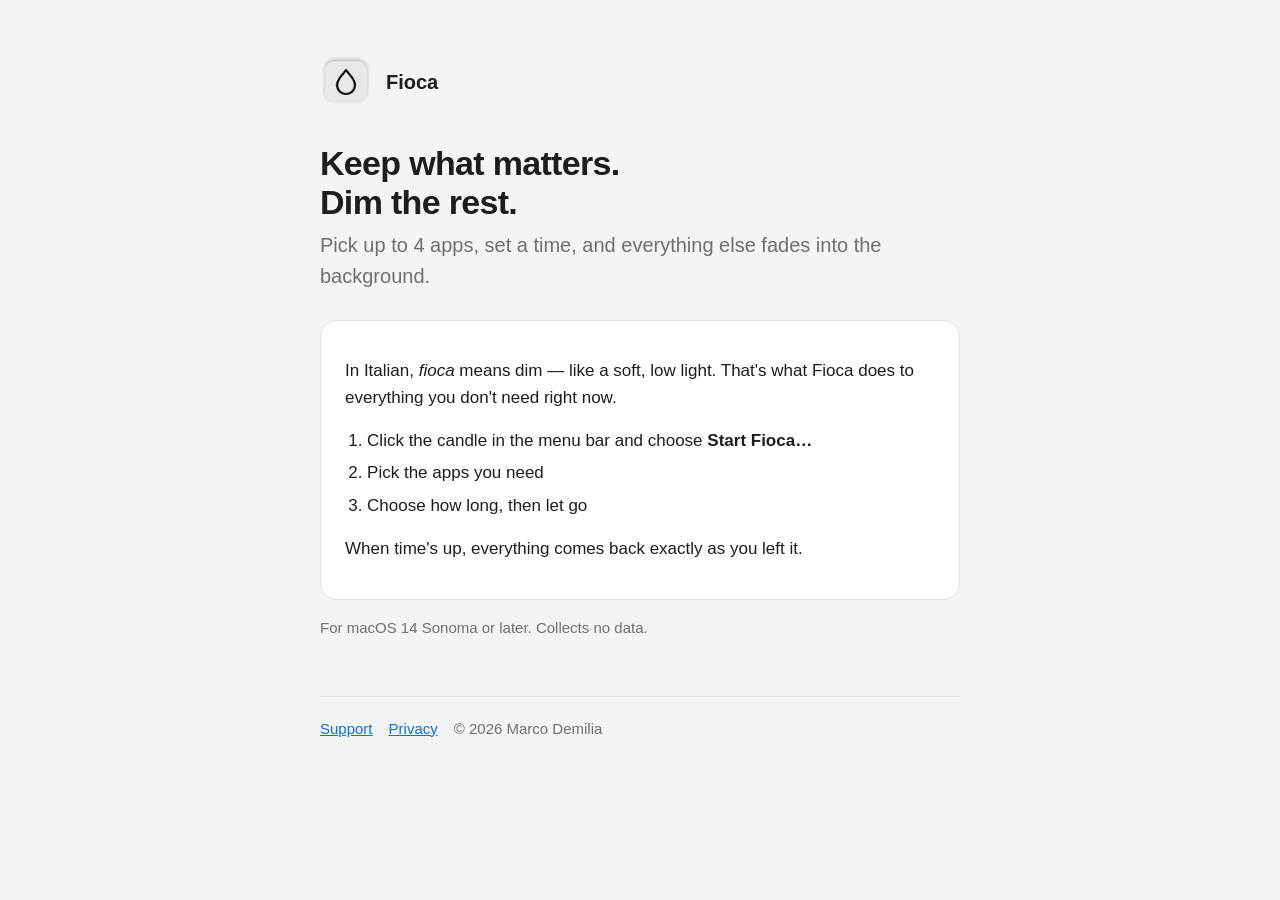
<file: index.html>
<!doctype html>
<html lang="en">
<head>
<meta charset="utf-8">
<meta name="viewport" content="width=device-width, initial-scale=1">
<title>Fioca — Focus for Mac</title>
<meta name="description" content="Keep what matters. Dim the rest. A calm focus app for Mac.">
<link rel="icon" href="icon.png">
<link rel="stylesheet" href="style.css">
</head>
<body>
<main>
  <header><img src="icon.png" alt=""><a href="./">Fioca</a></header>
  <h1>Keep what matters.<br>Dim the rest.</h1>
  <p class="lede">Pick up to 4 apps, set a time, and everything else fades into the background.</p>
  <div class="card">
    <p>In Italian, <em>fioca</em> means dim — like a soft, low light. That's what Fioca does to everything you don't need right now.</p>
    <ol>
      <li>Click the candle in the menu bar and choose <strong>Start Fioca…</strong></li>
      <li>Pick the apps you need</li>
      <li>Choose how long, then let go</li>
    </ol>
    <p>When time's up, everything comes back exactly as you left it.</p>
  </div>
  <p class="muted">For macOS 14 Sonoma or later. Collects no data.</p>
  <footer><a href="support/">Support</a><a href="privacy/">Privacy</a><span>© 2026 Marco Demilia</span></footer>
</main>
</body>
</html>
</file>
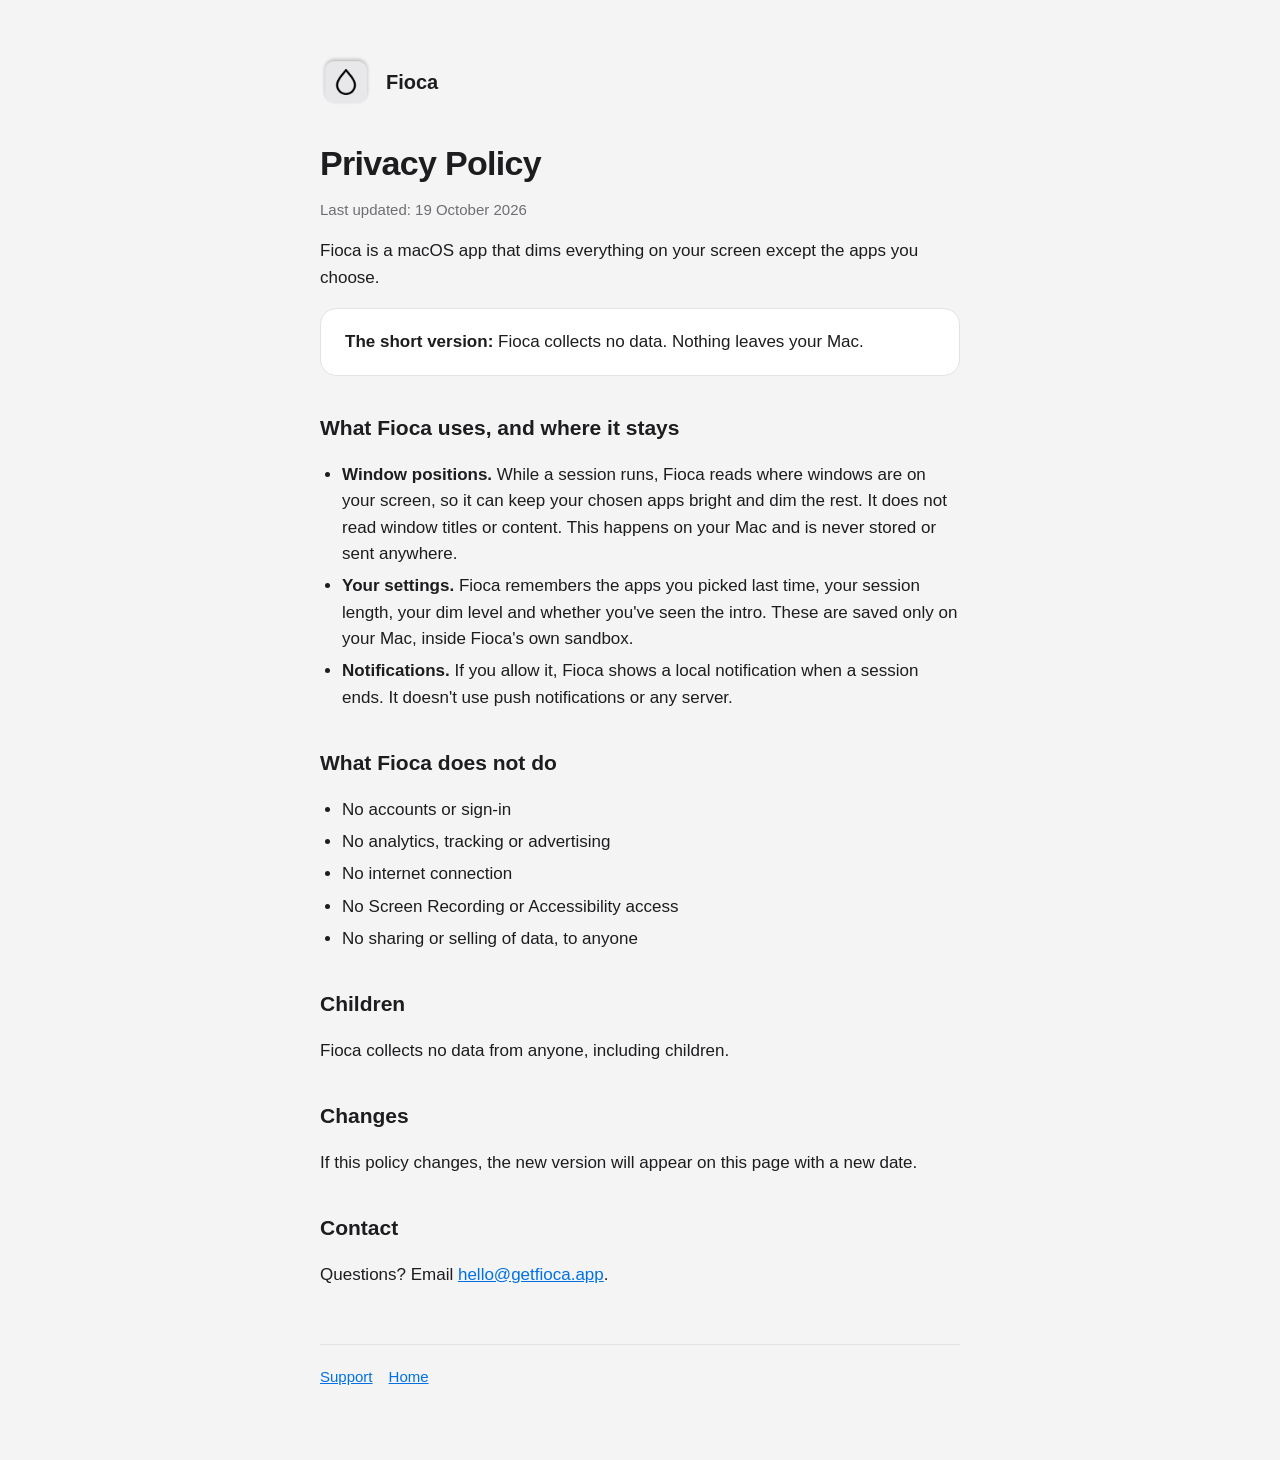
<file: privacy/index.html>
<!doctype html>
<html lang="en">
<head>
<meta charset="utf-8">
<meta name="viewport" content="width=device-width, initial-scale=1">
<title>Privacy — Fioca</title>
<link rel="icon" href="../icon.png">
<link rel="stylesheet" href="../style.css">
</head>
<body>
<main>
  <header><img src="../icon.png" alt=""><a href="../">Fioca</a></header>
  <h1>Privacy Policy</h1>
  <p class="muted">Last updated: 19 October 2026</p>
  <p>Fioca is a macOS app that dims everything on your screen except the apps you choose.</p>

  <div class="card"><strong>The short version:</strong> Fioca collects no data. Nothing leaves your Mac.</div>

  <h2>What Fioca uses, and where it stays</h2>
  <ul>
    <li><strong>Window positions.</strong> While a session runs, Fioca reads where windows are on your screen, so it can keep your chosen apps bright and dim the rest. It does not read window titles or content. This happens on your Mac and is never stored or sent anywhere.</li>
    <li><strong>Your settings.</strong> Fioca remembers the apps you picked last time, your session length, your dim level and whether you've seen the intro. These are saved only on your Mac, inside Fioca's own sandbox.</li>
    <li><strong>Notifications.</strong> If you allow it, Fioca shows a local notification when a session ends. It doesn't use push notifications or any server.</li>
  </ul>

  <h2>What Fioca does not do</h2>
  <ul>
    <li>No accounts or sign-in</li>
    <li>No analytics, tracking or advertising</li>
    <li>No internet connection</li>
    <li>No Screen Recording or Accessibility access</li>
    <li>No sharing or selling of data, to anyone</li>
  </ul>

  <h2>Children</h2>
  <p>Fioca collects no data from anyone, including children.</p>

  <h2>Changes</h2>
  <p>If this policy changes, the new version will appear on this page with a new date.</p>

  <h2>Contact</h2>
  <p>Questions? Email <a href="mailto:hello@getfioca.app">hello@getfioca.app</a>.</p>

  <footer><a href="../support/">Support</a><a href="../">Home</a></footer>
</main>
</body>
</html>
</file>
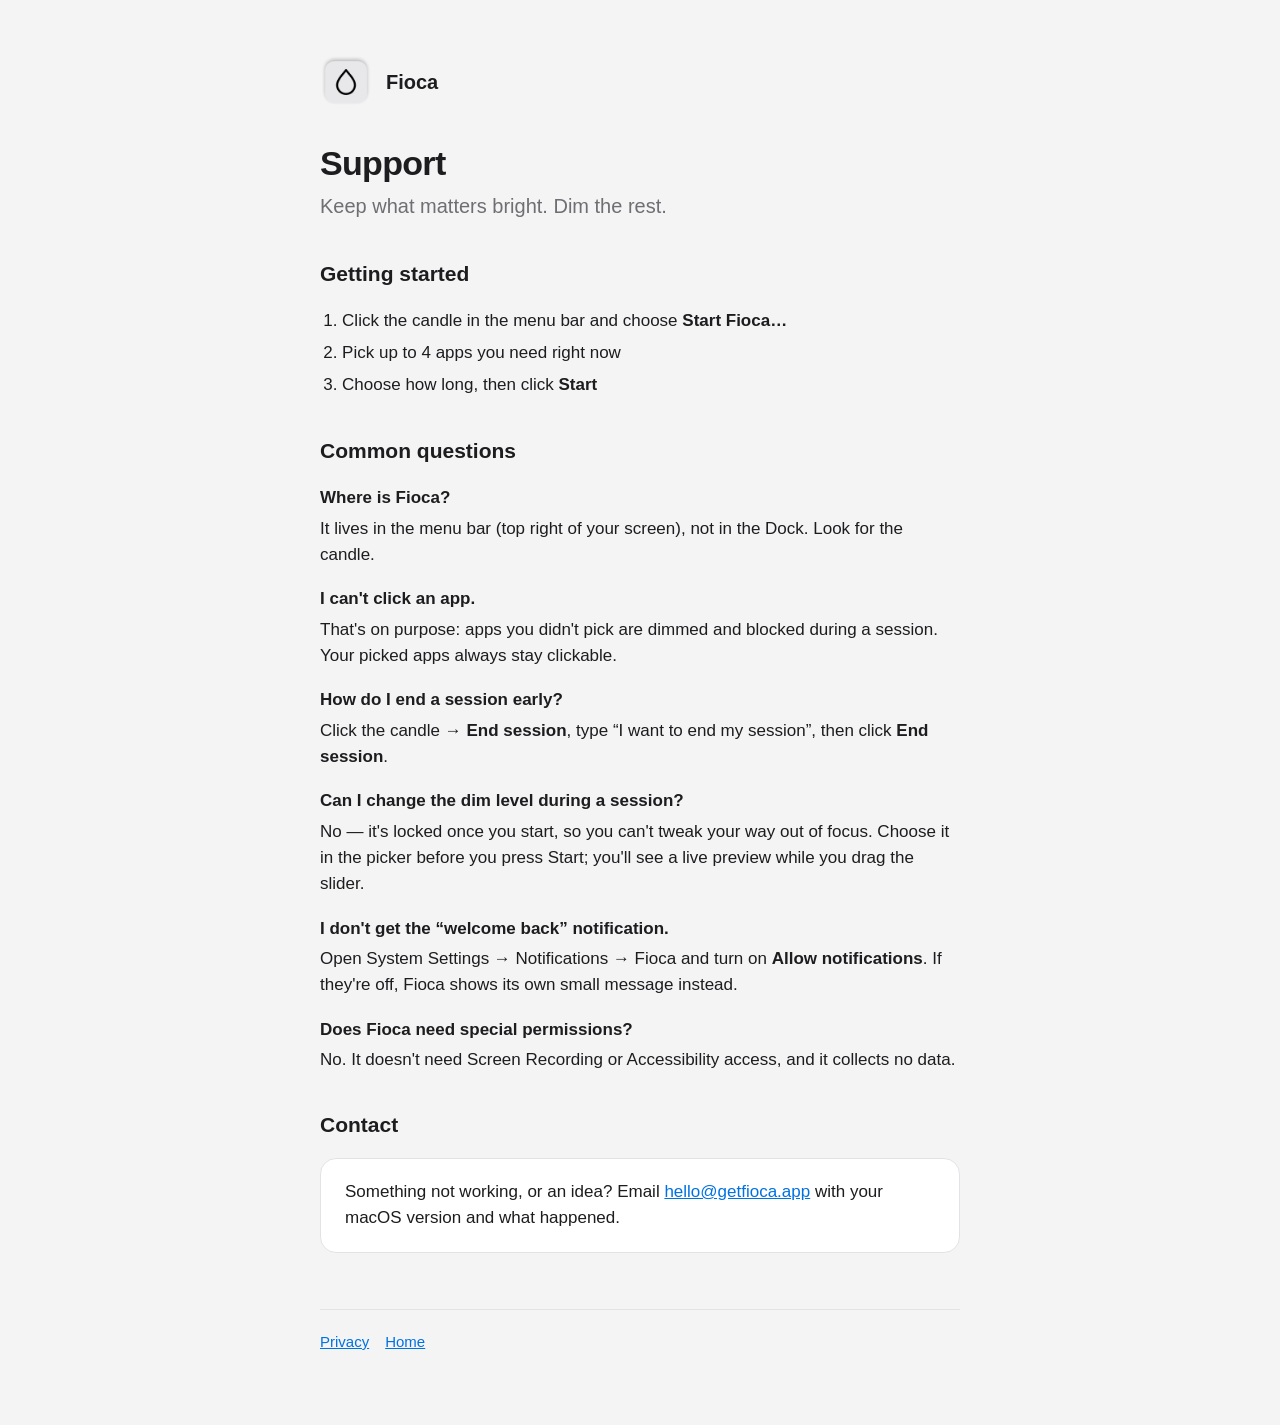
<file: support/index.html>
<!doctype html>
<html lang="en">
<head>
<meta charset="utf-8">
<meta name="viewport" content="width=device-width, initial-scale=1">
<title>Support — Fioca</title>
<link rel="icon" href="../icon.png">
<link rel="stylesheet" href="../style.css">
</head>
<body>
<main>
  <header><img src="../icon.png" alt=""><a href="../">Fioca</a></header>
  <h1>Support</h1>
  <p class="lede">Keep what matters bright. Dim the rest.</p>

  <h2>Getting started</h2>
  <ol>
    <li>Click the candle in the menu bar and choose <strong>Start Fioca…</strong></li>
    <li>Pick up to 4 apps you need right now</li>
    <li>Choose how long, then click <strong>Start</strong></li>
  </ol>

  <h2>Common questions</h2>
  <dl>
    <dt>Where is Fioca?</dt>
    <dd>It lives in the menu bar (top right of your screen), not in the Dock. Look for the candle.</dd>

    <dt>I can't click an app.</dt>
    <dd>That's on purpose: apps you didn't pick are dimmed and blocked during a session. Your picked apps always stay clickable.</dd>

    <dt>How do I end a session early?</dt>
    <dd>Click the candle → <strong>End session</strong>, type “I want to end my session”, then click <strong>End session</strong>.</dd>

    <dt>Can I change the dim level during a session?</dt>
    <dd>No — it's locked once you start, so you can't tweak your way out of focus. Choose it in the picker before you press Start; you'll see a live preview while you drag the slider.</dd>

    <dt>I don't get the “welcome back” notification.</dt>
    <dd>Open System Settings → Notifications → Fioca and turn on <strong>Allow notifications</strong>. If they're off, Fioca shows its own small message instead.</dd>

    <dt>Does Fioca need special permissions?</dt>
    <dd>No. It doesn't need Screen Recording or Accessibility access, and it collects no data.</dd>
  </dl>

  <h2>Contact</h2>
  <div class="card">Something not working, or an idea? Email <a href="mailto:hello@getfioca.app">hello@getfioca.app</a> with your macOS version and what happened.</div>

  <footer><a href="../privacy/">Privacy</a><a href="../">Home</a></footer>
</main>
</body>
</html>
</file>
<file: style.css>
:root {
  --bg: #f4f4f5; --card: #ffffff; --text: #1d1d1f; --muted: #6e6e73; --line: #e3e3e6; --accent: #0071e3;
}
@media (prefers-color-scheme: dark) {
  :root { --bg: #111113; --card: #1c1c1f; --text: #f5f5f7; --muted: #a1a1a6; --line: #2c2c30; --accent: #2997ff; }
}
* { box-sizing: border-box; }
body {
  margin: 0; background: var(--bg); color: var(--text);
  font: 17px/1.55 -apple-system, BlinkMacSystemFont, "SF Pro Text", "Helvetica Neue", Arial, sans-serif;
  -webkit-font-smoothing: antialiased;
}
main { max-width: 680px; margin: 0 auto; padding: 56px 20px 72px; }
header { display: flex; align-items: center; gap: 14px; margin-bottom: 36px; }
header img { width: 52px; height: 52px; }
header a { color: inherit; text-decoration: none; font-weight: 600; font-size: 20px; }
h1 { font-size: 34px; line-height: 1.15; margin: 0 0 8px; letter-spacing: -0.02em; }
h2 { font-size: 21px; margin: 36px 0 10px; }
p, li { color: var(--text); }
.lede { font-size: 20px; color: var(--muted); margin: 0 0 28px; }
.muted { color: var(--muted); font-size: 15px; }
.card { background: var(--card); border: 1px solid var(--line); border-radius: 16px; padding: 20px 24px; margin: 16px 0; }
a { color: var(--accent); }
ul, ol { padding-left: 1.3em; }
li { margin: 6px 0; }
dt { font-weight: 600; margin-top: 18px; }
dd { margin: 4px 0 0; color: var(--text); }
footer { margin-top: 56px; padding-top: 20px; border-top: 1px solid var(--line); font-size: 15px; color: var(--muted); }
footer a { margin-right: 16px; }
</file>
